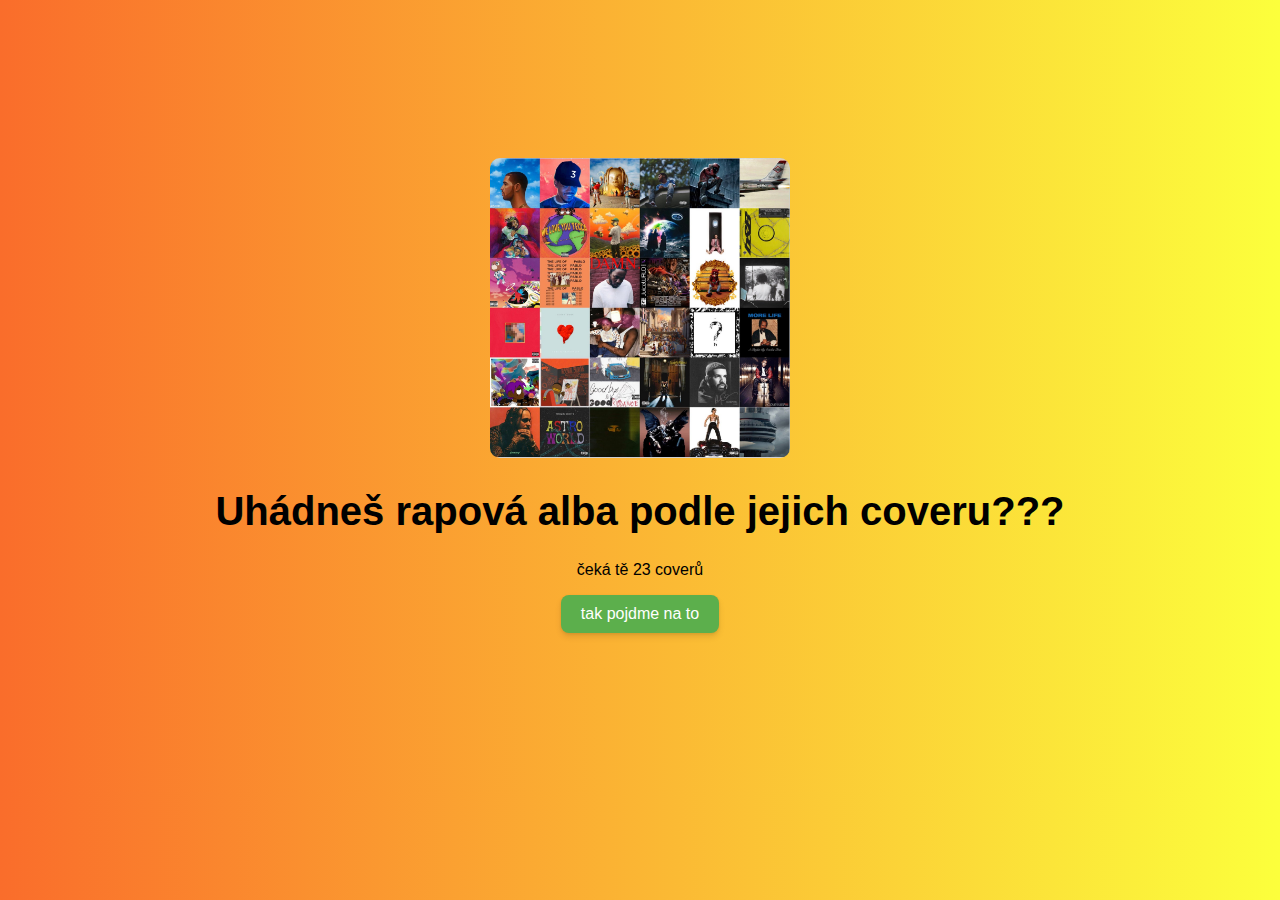
<file: index.html>
<!DOCTYPE html>
<html lang="cs">
<head>
  <meta charset="UTF-8">
  <meta name="viewport" content="width=device-width, initial-scale=1.0">
  <title>Kvíz: Uhádni album</title>
  <link rel="stylesheet" href="style.css">
</head>
<body>

    <img src="assety/lobby.jpg" height="30" width="60">
    <h1>Uhádneš rapová alba podle jejich coveru???</h1>

    <p>čeká tě 23 coverů</p>

    <button onclick="window.location.href = 'game.html'"> tak pojdme na to </button>

</body>
</html>
</file>
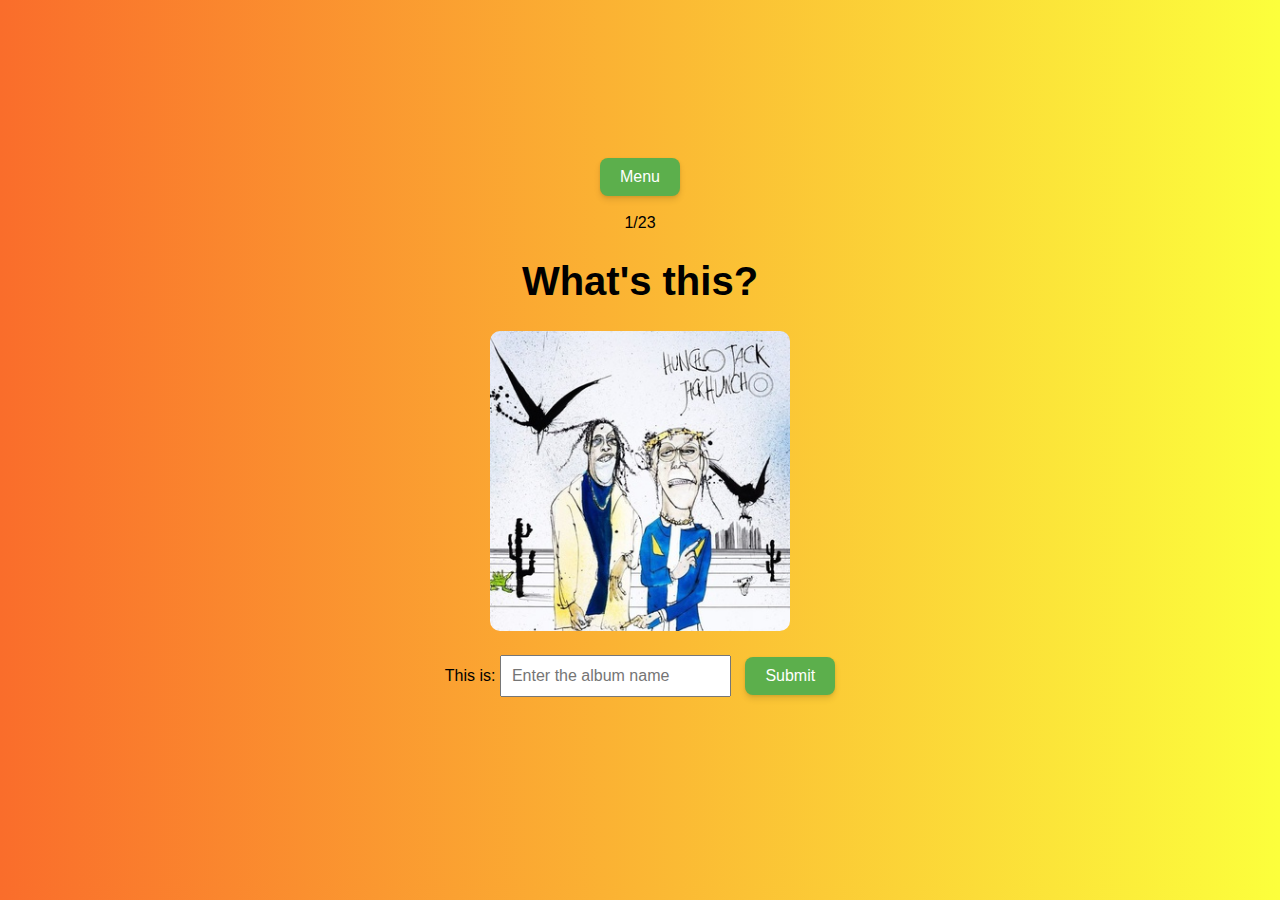
<file: albums.html>
<!DOCTYPE html>
<html lang="cs">
<head>
  <meta charset="UTF-8">
  <meta name="viewport" content="width=device-width, initial-scale=1.0">
  <title>Guess the rap albums</title>
  <link rel="stylesheet" href="style.css">
</head>
<body>


  <a href="albums_lobby.html"><button>Menu</button></a>

  <br>
  <br>
  
  <label id = "pocet"></label>
  <h1>What's this?</h1>

  <div>
    <img id = "cover" alt = "Album Cover" draggable = "false" style = "width: 300px; height: 300px;">
  </div>

  <div>
    <label for = "albumName">This is:</label>
    <input type = "text" id = "albumName" autocomplete = "off" placeholder = "Enter the album name">
    <button onclick = "checkAnswer()">Submit</button>




    <script>
        document.getElementById('albumName').addEventListener('keydown', function(event) {
        if (event.key === 'Enter') {
          event.preventDefault();
          checkAnswer();
        }
          });
</script>


  </div>

  <p id = "feedback"></p>

  <script src="game.js"></script>

  </body>  
</html>
</file>
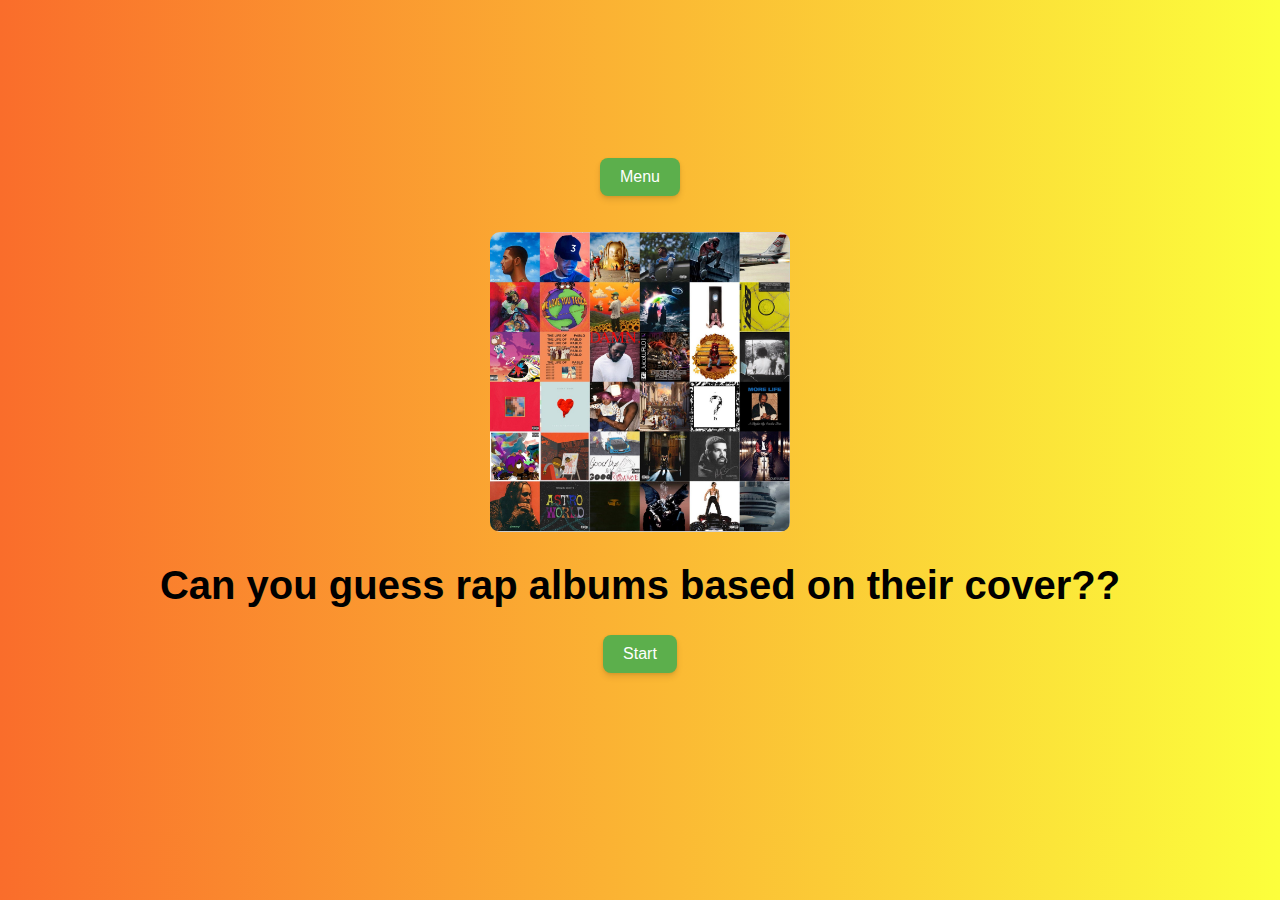
<file: albums_lobby.html>
<!DOCTYPE html>
<html lang="cs">
<head>
  <meta charset="UTF-8">
  <meta name="viewport" content="width=device-width, initial-scale=1.0">
  <title>Guess the rap albums</title>
  <link rel="stylesheet" href="style.css">
</head>
<body>


    <a href="menu.html"><button>Menu</button></a>
    <br>
    <br>
    <br>

    <img src="assety/lobby.jpg" height="30" width="60" draggable="false">
    <h1>Can you guess rap albums based on their cover??</h1>


    <button onclick="window.location.href = 'albums.html'"> Start </button>

</body>
</html>
</file>
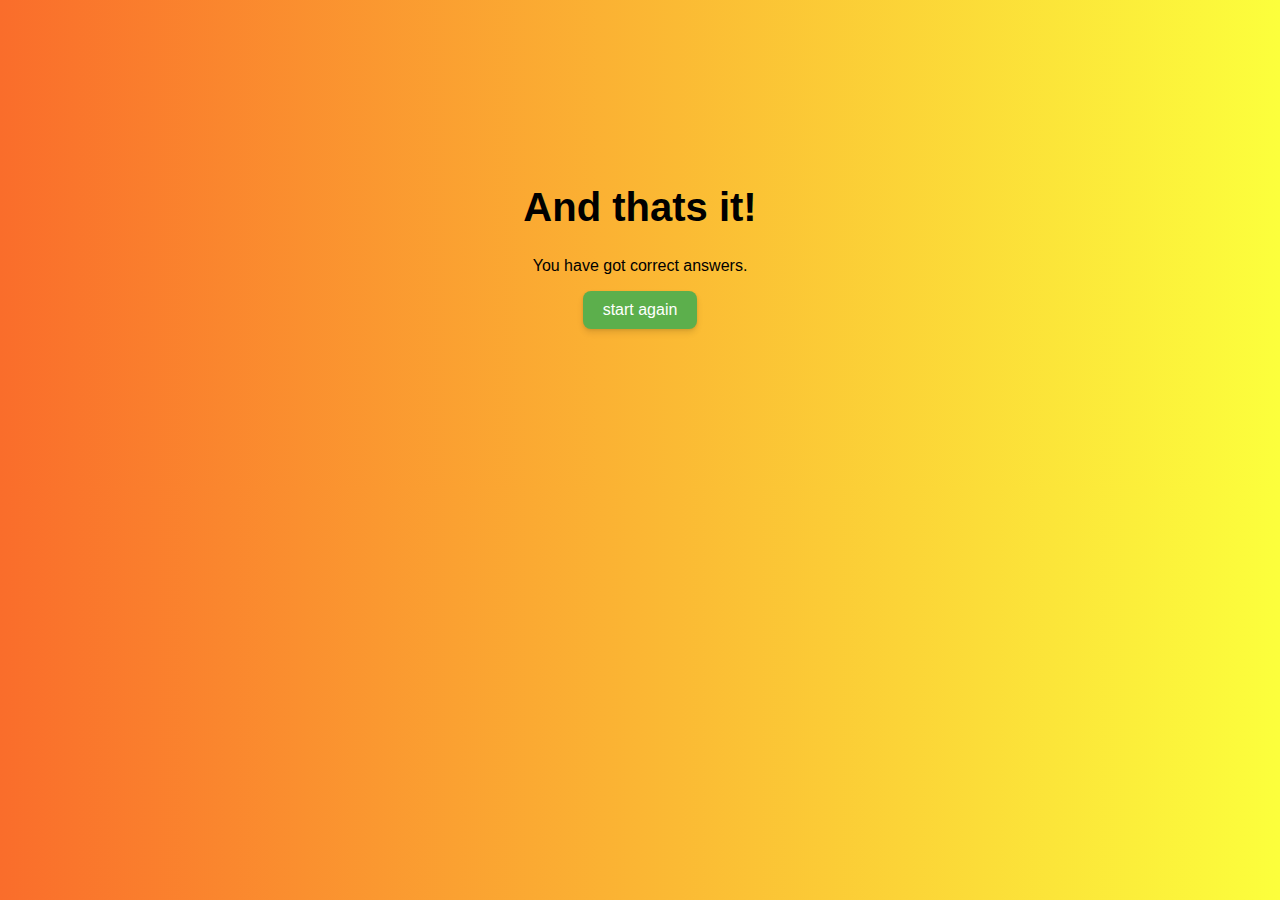
<file: albums_results.html>
<!DOCTYPE html>
<html lang="cs">
<head>
  <meta charset="UTF-8">
  <meta name="viewport" content="width=device-width, initial-scale=1.0">
  <title>results</title>
  <link rel="stylesheet" href="style.css">
</head>
<body>
  <h1>And thats it!</h1>
  <p>You have got <span id="score"></span> correct answers.</p>
  <button onclick="restartQuiz()">start again</button>

  <script>
  
    document.getElementById('score').textContent = localStorage.getItem('quizScore');

    function restartQuiz() {
      localStorage.removeItem('quizScore');
      window.location.href = 'albums_lobby.html'; 
    }
  </script>
</body>
</html>
</file>
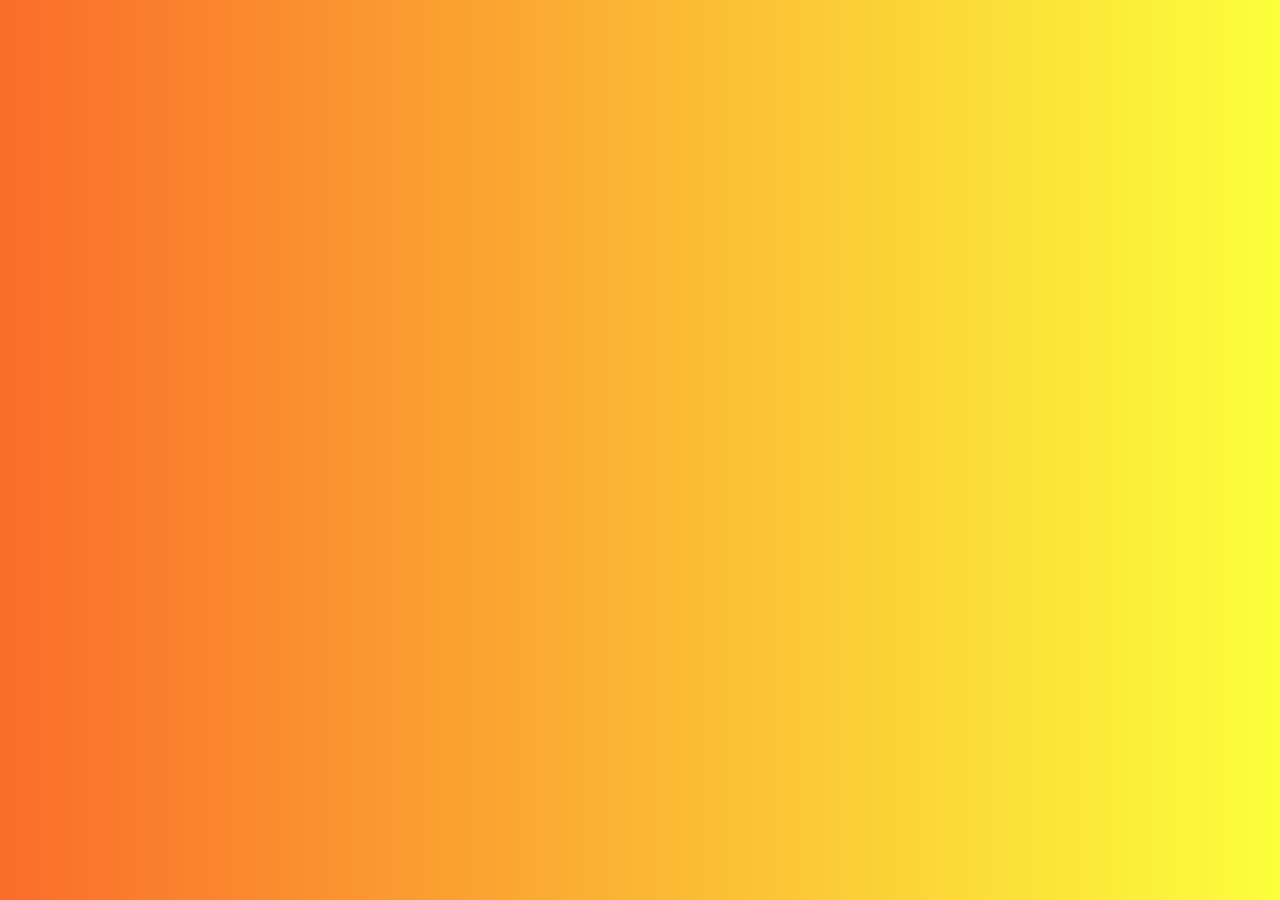
<file: artists.html>
<!DOCTYPE html>
<html lang="cs">
<head>
  <meta charset="UTF-8">
  <meta name="viewport" content="width=device-width, initial-scale=1.0">
  <title>Guess rapper</title>
  <link rel="stylesheet" href="style.css">
</head>



<body>
</file>
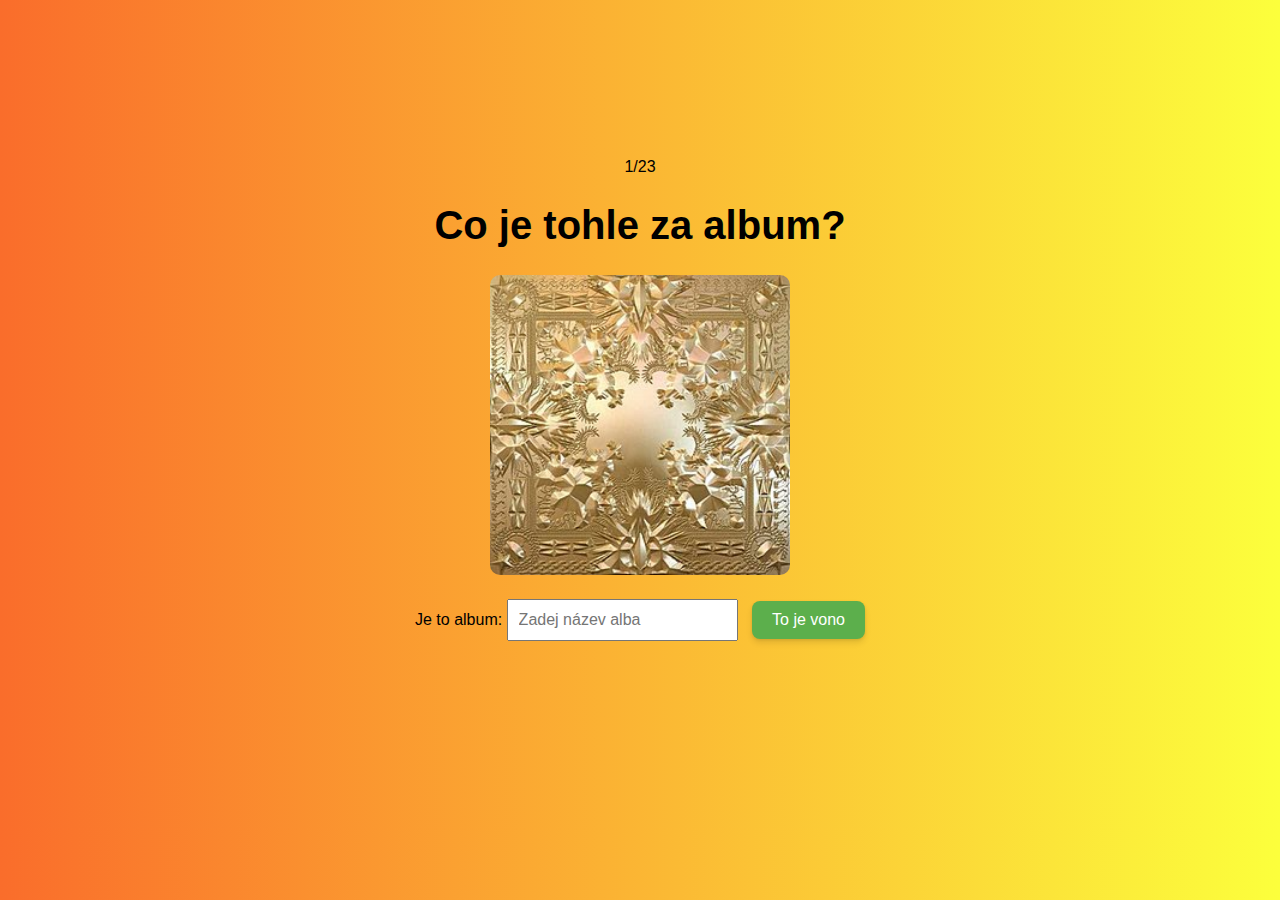
<file: game.html>
<!DOCTYPE html>
<html lang="cs">
<head>
  <meta charset="UTF-8">
  <meta name="viewport" content="width=device-width, initial-scale=1.0">
  <title>Kvíz: Uhádni album</title>
  <link rel="stylesheet" href="style.css">
</head>
<body>

  <label id = "pocet"></label>
  <h1>Co je tohle za album?</h1>

  <div>
    <img id = "cover" alt = "Album Cover" style = "width: 300px; height: 300px;">
  </div>

  <div>
    <label for = "albumName">Je to album:</label>
    <input type = "text" id = "albumName" autocomplete = "off" placeholder = "Zadej název alba">
    <button onclick = "checkAnswer()">To je vono</button>

  </div>

  <p id = "feedback"></p>

  <script src="game.js"></script>

  </body>  
</html>
</file>
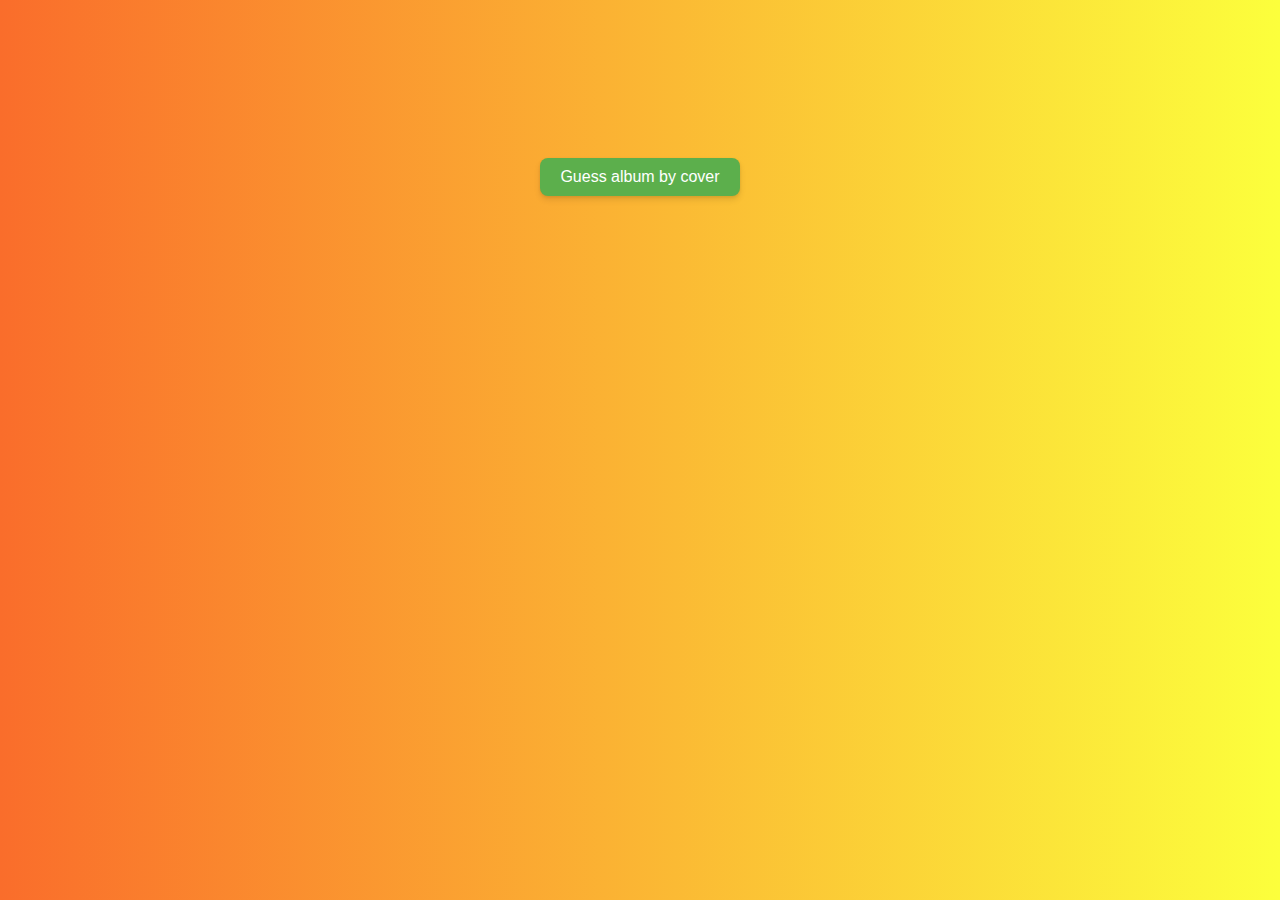
<file: menu.html>
<!DOCTYPE html>
<html lang="cs">
<head>
  <meta charset="UTF-8">
  <meta name="viewport" content="width=device-width, initial-scale=1.0">
  <title>Rap-Mania</title>
  <link rel="stylesheet" href="style.css">
</head>

<body>

      <a href="albums_lobby.html"><button>Guess album by cover</button></a>

</body>
</file>
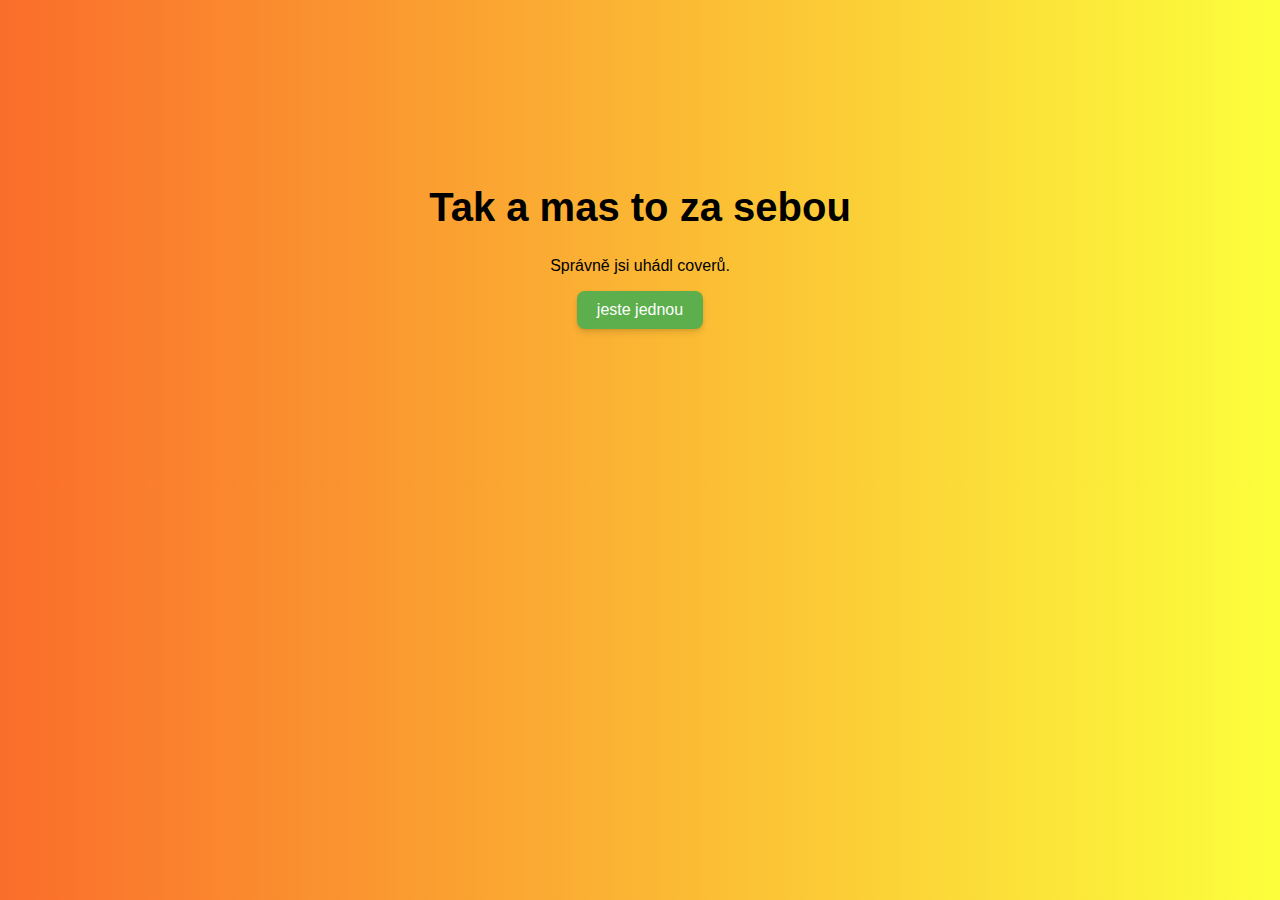
<file: results.html>
<!DOCTYPE html>
<html lang="cs">
<head>
  <meta charset="UTF-8">
  <meta name="viewport" content="width=device-width, initial-scale=1.0">
  <title>Výsledky kvízu</title>
  <link rel="stylesheet" href="style.css">
</head>
<body>
  <h1>Tak a mas to za sebou</h1>
  <p>Správně jsi uhádl <span id="score"></span> coverů.</p>
  <button onclick="restartQuiz()">jeste jednou</button>

  <script>
  
    document.getElementById('score').textContent = localStorage.getItem('quizScore');

    function restartQuiz() {
      localStorage.removeItem('quizScore');
      window.location.href = 'index.html'; 
    }
  </script>
</body>
</html>
</file>
<file: style.css>
body {
    font-family: Arial, sans-serif;
    text-align: center;
    padding: 150px;
    background: linear-gradient(to right, #fa6d2b, #fcff3c);
  }
  
  h1 {
    font-size: 30px;
  }
  
  #cover {
    margin-bottom: 20px;
  }
  
  input[type="text"] {
    padding: 10px;
    font-size: 16px;
    margin-right: 10px;
  }
  
  button {
    padding: 10px 20px;
    font-size: 16px;
    cursor: pointer;
    background-color: #5caf4c;
    color: white;
    border: none;
    border-radius: 8px;
    box-shadow: 0 4px 6px rgba(0, 0, 0, 0.1), 0 1px 3px rgba(0, 0, 0, 0.08);
    transition: all 0.3s ease-in-out;
  }
  
  button:hover {
    background-color: #1b441d;
    box-shadow: 0 6px 12px rgba(0, 0, 0, 0.2);
    transform: translateY(-3px);
  }
  
  #feedback {
    font-size: 30px;
    margin-top: 20px;
  }
  
  h1 {
    font-size: 40px;
  }

  img {
    width: 300px;
    height: 300px;
    border-radius: 10px;
    transition: transform 0.3s ease, filter 0.3s ease;
}

img:hover {
    transform: scale(1.10);
    filter: brightness(1.2);
}
</file>
